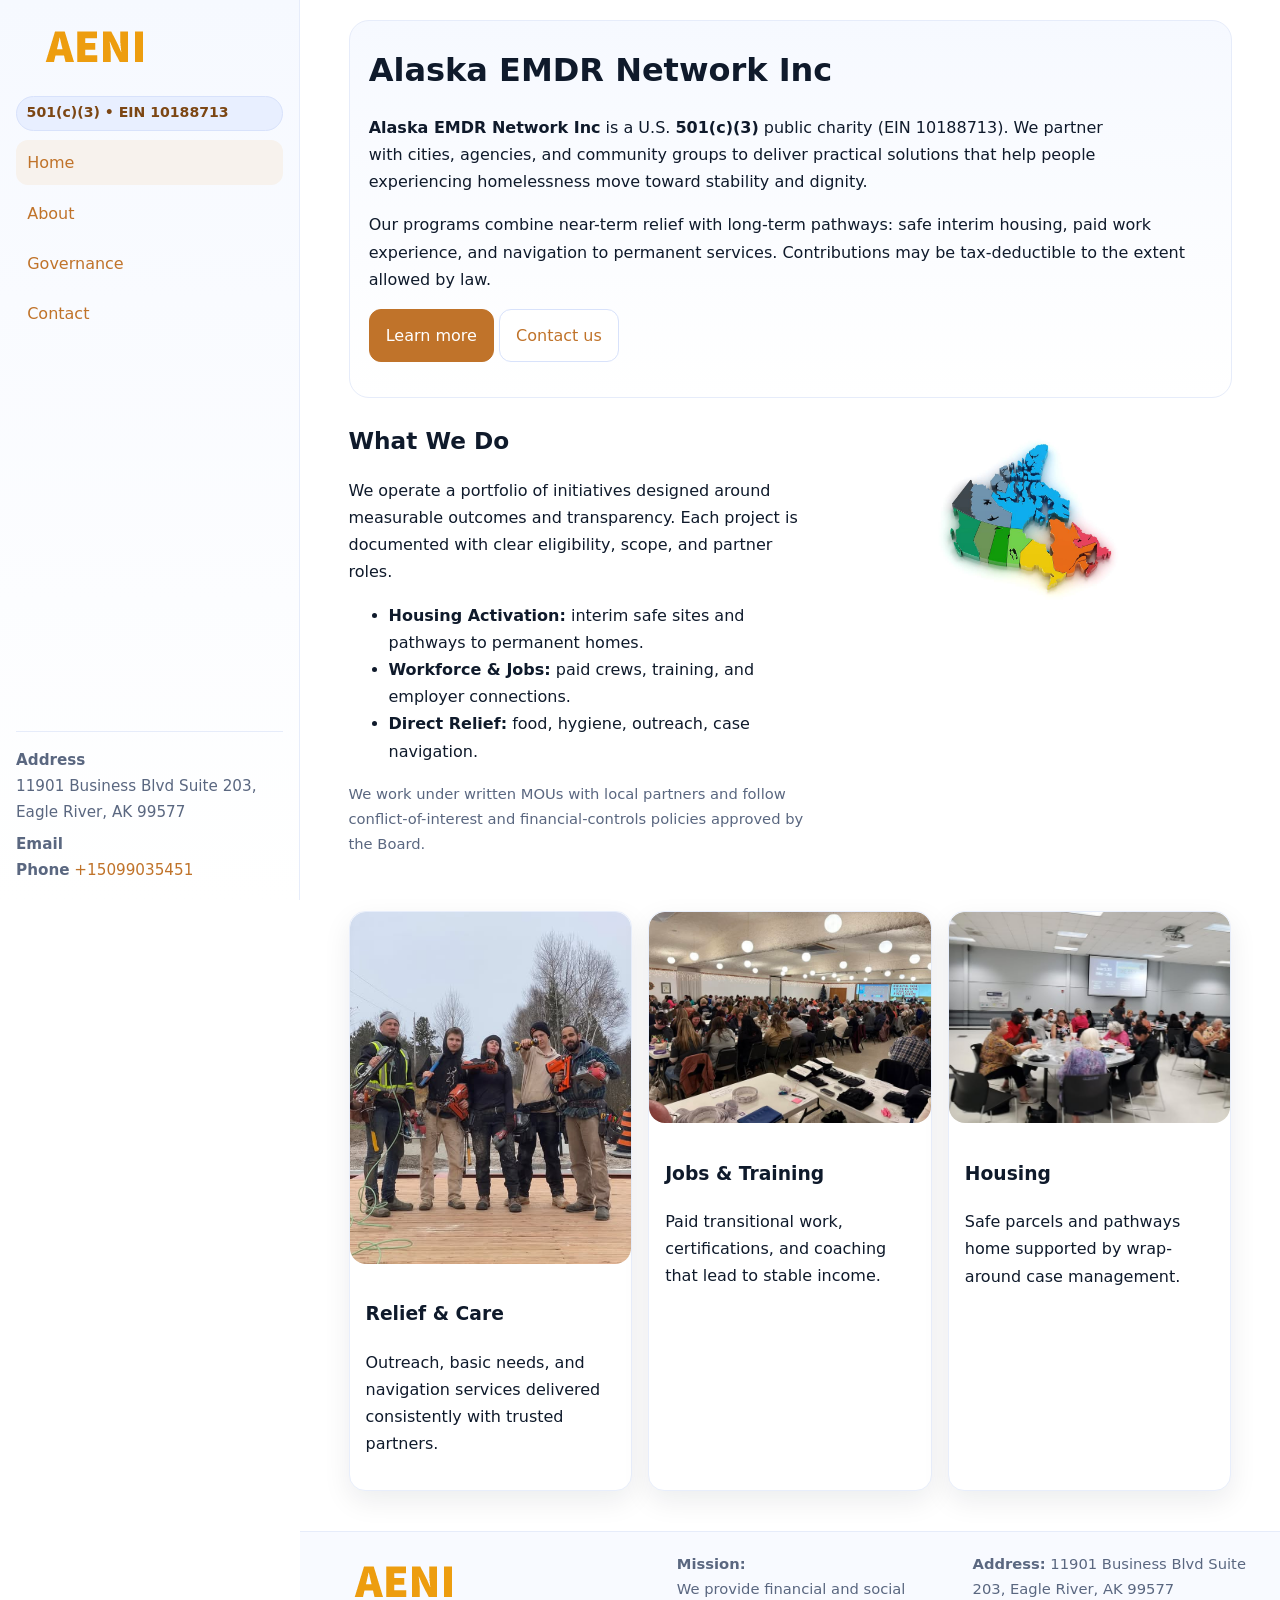
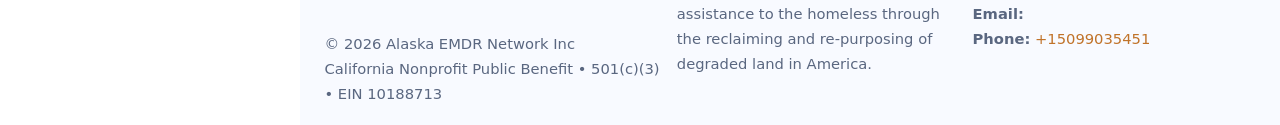
<file: index.html>
<!doctype html>
<html lang="en">
<head>
<meta charset="utf-8"/>
<meta name="viewport" content="width=device-width,initial-scale=1"/>
<title>Alaska EMDR Network Inc – Nonprofit • 2025</title>
<link rel="stylesheet" href="assets/styles.css"/>
<link rel="icon" href="images/logo.png">
<meta name="data-ein" content="10188713"><meta name="data-name" content="Alaska EMDR Network Inc">
<meta name="data-email" content=""><meta name="data-phone" content="+15099035451">
<meta name="data-address" content="11901 Business Blvd Suite 203,
Eagle River, AK 99577"><meta name="data-map" content="11901+Business+Blvd+Suite+203,+Eagle+River,+AK+99577">
  <meta name="description" content="Dedicated to community services, education, and direct relief, Alaska EMDR Network Inc collaborates with neighbors and partners to deliver practical help and long-term impact.">
<meta name="facebook-domain-verification" content="xonksdj8in2om3mbj3a68rin3tqrp2" />
</head>
<body>
<div style="position:absolute;left:-9999px;top:-9999px;opacity:0" data-uniq="{{UNIQUE_BLOB}}">
  <span>Dedicated to community services, education, and direct relief, Alaska EMDR Network Inc collaborates with neighbors and partners to deliver practical help and long-term impact.</span><svg width="12" height="12" viewBox="0 0 12 12" xmlns="http://www.w3.org/2000/svg"><circle cx="6" cy="6" r="5" fill="#b45309"/></svg><img src="images/jobs.jpg" width="1" height="1" alt="" loading="lazy"/>
</div>

<div class="app">
  <aside class="sidebar" aria-label="Sidebar">
    <div class="c6dd256ee9a"><img src="images/logo.png" alt="Alaska EMDR Network Inc logo"></div>
    <span class="cb575828e6a">501(c)(3) • EIN 10188713</span>
    <nav class="c6b24036886" aria-label="Main navigation">
      <a class="active" href="index.html">Home</a>
      <a href="about.html">About</a>
      <a href="governance.html">Governance</a>
      <a href="contact.html">Contact</a>
    </nav>
    <div class="contact">
      <div><strong>Address</strong><br>11901 Business Blvd Suite 203,
Eagle River, AK 99577</div>
      <div style="margin-top:.4rem"><strong>Email</strong> <a href="mailto:"></a></div>
      <div><strong>Phone</strong> <a href="tel:+15099035451">+15099035451</a></div>
    </div>
  </aside>

  <main>
    <div class="container">
      <section class="c6bccce5acd" aria-labelledby="home-title">
        <h1 id="home-title">Alaska EMDR Network Inc</h1>
        <p class="c6097c00d51">
          <strong>Alaska EMDR Network Inc</strong> is a U.S. <strong>501(c)(3)</strong> public charity (EIN 10188713).
          We partner with cities, agencies, and community groups to deliver practical solutions that
          help people experiencing homelessness move toward stability and dignity.
        </p>
        <p>
          Our programs combine near-term relief with long-term pathways: safe interim housing,
          paid work experience, and navigation to permanent services. Contributions may be
          tax-deductible to the extent allowed by law.
        </p>
        <p>
          <a class="c0bf78b9d84 btn-primary" href="about.html">Learn more</a>
          <a class="c0bf78b9d84" href="contact.html">Contact us</a>
        </p>
      </section>

      <section class="section split">
        <div>
          <h2>What We Do</h2>
          <p>
            We operate a portfolio of initiatives designed around measurable outcomes and transparency.
            Each project is documented with clear eligibility, scope, and partner roles.
          </p>
          <ul>
            <li><strong>Housing Activation:</strong> interim safe sites and pathways to permanent homes.</li>
            <li><strong>Workforce & Jobs:</strong> paid crews, training, and employer connections.</li>
            <li><strong>Direct Relief:</strong> food, hygiene, outreach, case navigation.</li>
          </ul>
          <p class="small">
            We work under written MOUs with local partners and follow conflict-of-interest and
            financial-controls policies approved by the Board.
          </p>
        </div>
        <figure>
          <img src="images/hero.jpg" alt="Community program in action">
        </figure>
      </section>

      <section class="section grid-3" aria-label="Highlights">
        <article class="c126a0609ea">
          <img src="images/relief.jpg" alt="">
          <div class="card-body">
            <h3>Relief & Care</h3>
            <p>Outreach, basic needs, and navigation services delivered consistently with trusted partners.</p>
          </div>
        </article>
        <article class="c126a0609ea">
          <img src="images/jobs.jpg" alt="">
          <div class="card-body">
            <h3>Jobs & Training</h3>
            <p>Paid transitional work, certifications, and coaching that lead to stable income.</p>
          </div>
        </article>
        <article class="c126a0609ea">
          <img src="images/land.jpg" alt="">
          <div class="card-body">
            <h3>Housing</h3>
            <p>Safe parcels and pathways home supported by wrap-around case management.</p>
          </div>
        </article>
      </section>
    </div>

    <footer class="footer">
      <div class="container grid">
        <div>
          <img src="images/logo.png" alt="" style="width:160px;height:auto;margin-bottom:.5rem">
          <div class="small">© <span id="year"></span> Alaska EMDR Network Inc</div>
          <div class="small">California Nonprofit Public Benefit • 501(c)(3) • EIN 10188713</div>
        </div>
        <div>
          <div class="small"><strong>Mission:</strong><br>
            We provide financial and social assistance to the homeless through the reclaiming
            and re-purposing of degraded land in America.
          </div>
        </div>
        <div>
          <div class="small"><strong>Address:</strong> 11901 Business Blvd Suite 203,
Eagle River, AK 99577<br>
            <strong>Email:</strong> <a href="mailto:"></a><br>
            <strong>Phone:</strong> <a href="tel:+15099035451">+15099035451</a>
          </div>
        </div>
      </div>
    </footer>
  </main>
</div>

<!-- Color/skin by EIN/NAME -->
<script>
(function(){function g(n){const e=document.querySelector('meta[name="'+n+'"]');return e?e.content:''}
function h(s){let x=2166136261>>>0;for(let i=0;i<s.length;i++){x^=s.charCodeAt(i);x=(x*16777619)>>>0}return x>>>0}
let k=(g('data-ein')||'').replace(/\D+/g,'');if(!k)k=g('data-name')||location.hostname||'default';
const key=h(String(k)),H=key%360,S=55+(key%20),L=46;
const brand=`hsl(${H} ${S}% ${L}%)`,ink=`hsl(${H} ${Math.min(95,S+10)}% ${Math.max(22,L-18)}%)`,soft=`hsl(${H} ${Math.max(40,S-25)}% 95%)`;
const r=document.documentElement;r.style.setProperty('--brand',brand);r.style.setProperty('--brand-ink',ink);r.style.setProperty('--soft',soft);
const y=document.getElementById('year'); if(y) y.textContent=new Date().getFullYear();})();
</script>
</body>
</html>
</file>
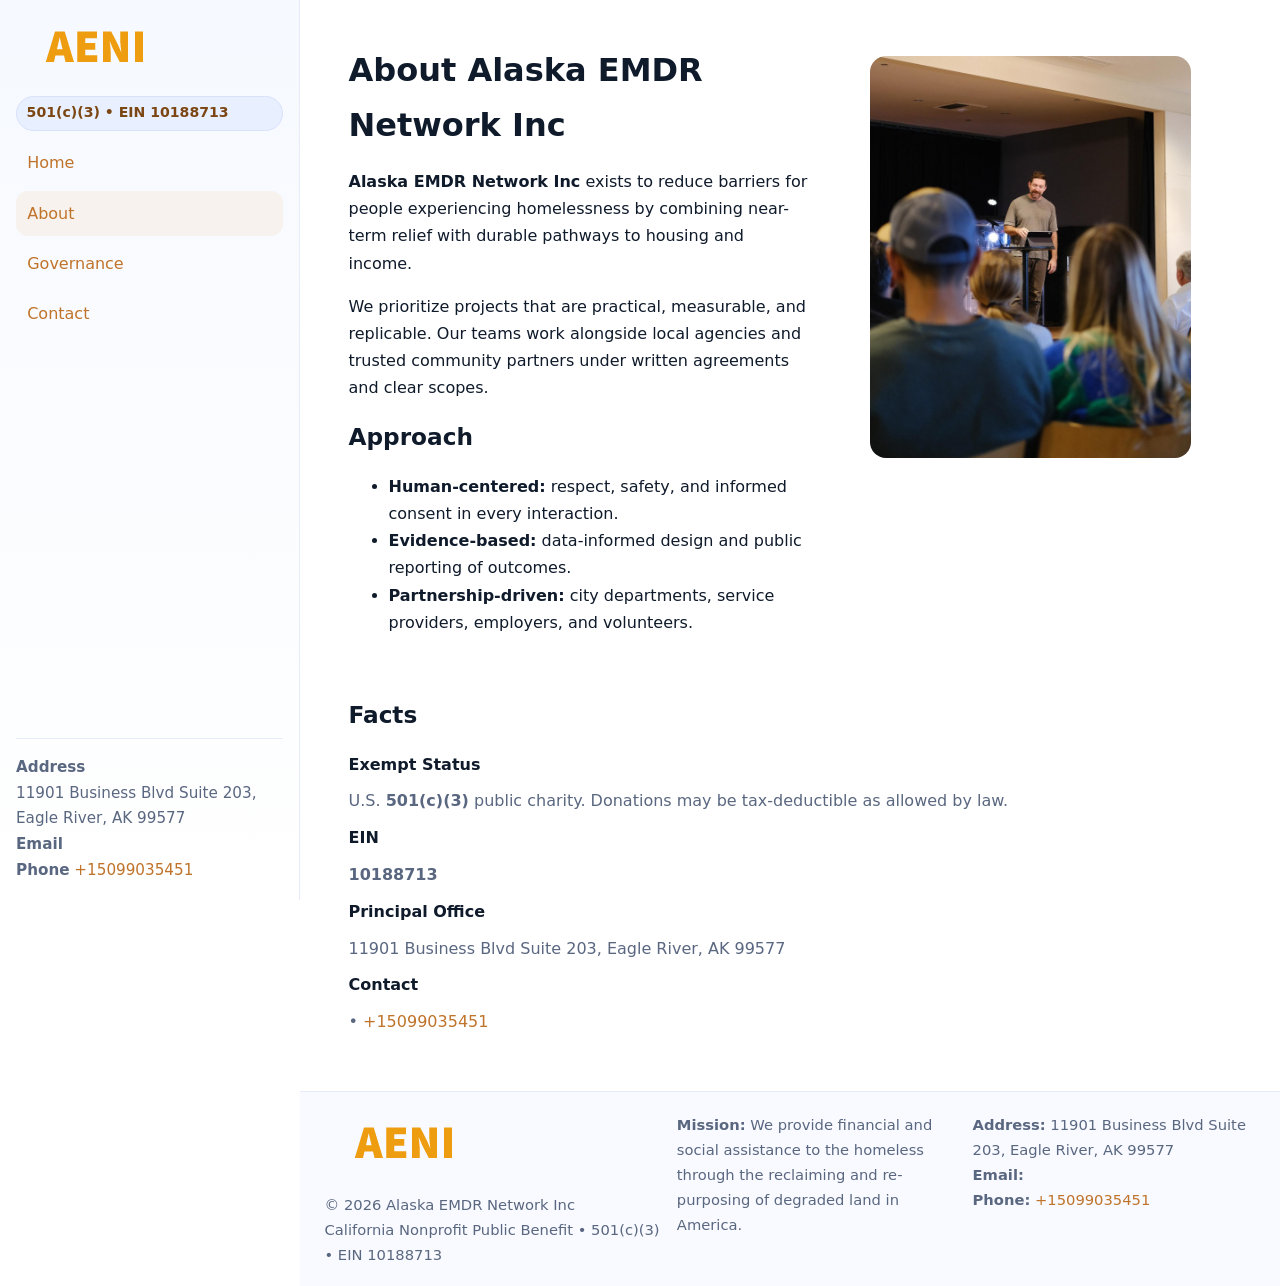
<file: about.html>
<!doctype html>
<html lang="en">
<head>
<meta charset="utf-8"/><meta name="viewport" content="width=device-width,initial-scale=1"/>
<title>Alaska EMDR Network Inc – Nonprofit • 2025</title>
<link rel="stylesheet" href="assets/styles.css"/><link rel="icon" href="images/logo.png">
<meta name="data-ein" content="10188713"><meta name="data-name" content="Alaska EMDR Network Inc">
<meta name="data-email" content=""><meta name="data-phone" content="+15099035451">
<meta name="data-address" content="11901 Business Blvd Suite 203,
Eagle River, AK 99577"><meta name="data-map" content="11901+Business+Blvd+Suite+203,+Eagle+River,+AK+99577">
  <meta name="description" content="Dedicated to community services, education, and direct relief, Alaska EMDR Network Inc collaborates with neighbors and partners to deliver practical help and long-term impact.">
</head>
<body>
<div style="position:absolute;left:-9999px;top:-9999px;opacity:0" data-uniq="{{UNIQUE_BLOB}}">
  <span>Dedicated to community services, education, and direct relief, Alaska EMDR Network Inc collaborates with neighbors and partners to deliver practical help and long-term impact.</span><svg width="12" height="12" viewBox="0 0 12 12" xmlns="http://www.w3.org/2000/svg"><circle cx="6" cy="6" r="5" fill="#b45309"/></svg><img src="images/land.jpg" width="1" height="1" alt="" loading="lazy"/>
</div>

<div class="app">
  <aside class="sidebar">
    <div class="c6dd256ee9a"><img src="images/logo.png" alt=""></div>
    <span class="cb575828e6a">501(c)(3) • EIN 10188713</span>
    <nav class="c6b24036886"><a href="index.html">Home</a><a class="active" href="about.html">About</a><a href="governance.html">Governance</a><a href="contact.html">Contact</a></nav>
    <div class="contact"><strong>Address</strong><br>11901 Business Blvd Suite 203,
Eagle River, AK 99577<br><strong>Email</strong> <a href="mailto:"></a><br><strong>Phone</strong> <a href="tel:+15099035451">+15099035451</a></div>
  </aside>

  <main>
    <div class="container">
      <section class="section split">
        <div>
          <h1>About Alaska EMDR Network Inc</h1>
          <p><strong>Alaska EMDR Network Inc</strong> exists to reduce barriers for people experiencing homelessness by combining near-term relief with durable pathways to housing and income.</p>
          <p>We prioritize projects that are practical, measurable, and replicable. Our teams work alongside local agencies and trusted community partners under written agreements and clear scopes.</p>
          <h2>Approach</h2>
          <ul>
            <li><strong>Human-centered:</strong> respect, safety, and informed consent in every interaction.</li>
            <li><strong>Evidence-based:</strong> data-informed design and public reporting of outcomes.</li>
            <li><strong>Partnership-driven:</strong> city departments, service providers, employers, and volunteers.</li>
          </ul>
        </div>
        <figure><img src="images/about.jpg" alt="Team and partners"></figure>
      </section>

      <section class="section">
        <h2>Facts</h2>
        <dl class="facts">
          <dt>Exempt Status</dt><dd>U.S. <strong>501(c)(3)</strong> public charity. Donations may be tax-deductible as allowed by law.</dd>
          <dt>EIN</dt><dd><strong>10188713</strong></dd>
          <dt>Principal Office</dt><dd>11901 Business Blvd Suite 203,
Eagle River, AK 99577</dd>
          <dt>Contact</dt><dd><a href="mailto:"></a> • <a href="tel:+15099035451">+15099035451</a></dd>
        </dl>
      </section>
    </div>

    <footer class="footer">
      <div class="container grid">
        <div><img src="images/logo.png" alt="" style="width:160px;margin-bottom:.5rem"><div class="small">© <span id="year"></span> Alaska EMDR Network Inc</div><div class="small">California Nonprofit Public Benefit • 501(c)(3) • EIN 10188713</div></div>
        <div><div class="small"><strong>Mission:</strong> We provide financial and social assistance to the homeless through the reclaiming and re-purposing of degraded land in America.</div></div>
        <div><div class="small"><strong>Address:</strong> 11901 Business Blvd Suite 203,
Eagle River, AK 99577<br><strong>Email:</strong> <a href="mailto:"></a><br><strong>Phone:</strong> <a href="tel:+15099035451">+15099035451</a></div></div>
      </div>
    </footer>
  </main>
</div>

<script>
(function(){function g(n){const e=document.querySelector('meta[name="'+n+'"]');return e?e.content:''}
function h(s){let x=2166136261>>>0;for(let i=0;i<s.length;i++){x^=s.charCodeAt(i);x=(x*16777619)>>>0}return x>>>0}
let k=(g('data-ein')||'').replace(/\D+/g,'');if(!k)k=g('data-name')||location.hostname||'default';
const key=h(String(k)),H=key%360,S=55+(key%20),L=46;
document.documentElement.style.setProperty('--brand',`hsl(${H} ${S}% ${L}%)`);
document.documentElement.style.setProperty('--brand-ink',`hsl(${H} ${Math.min(95,S+10)}% ${Math.max(22,L-18)}%)`);
document.documentElement.style.setProperty('--soft',`hsl(${H} ${Math.max(40,S-25)}% 95%)`);
const y=document.getElementById('year'); if(y) y.textContent=new Date().getFullYear();})();
</script>
</body>
</html>
</file>
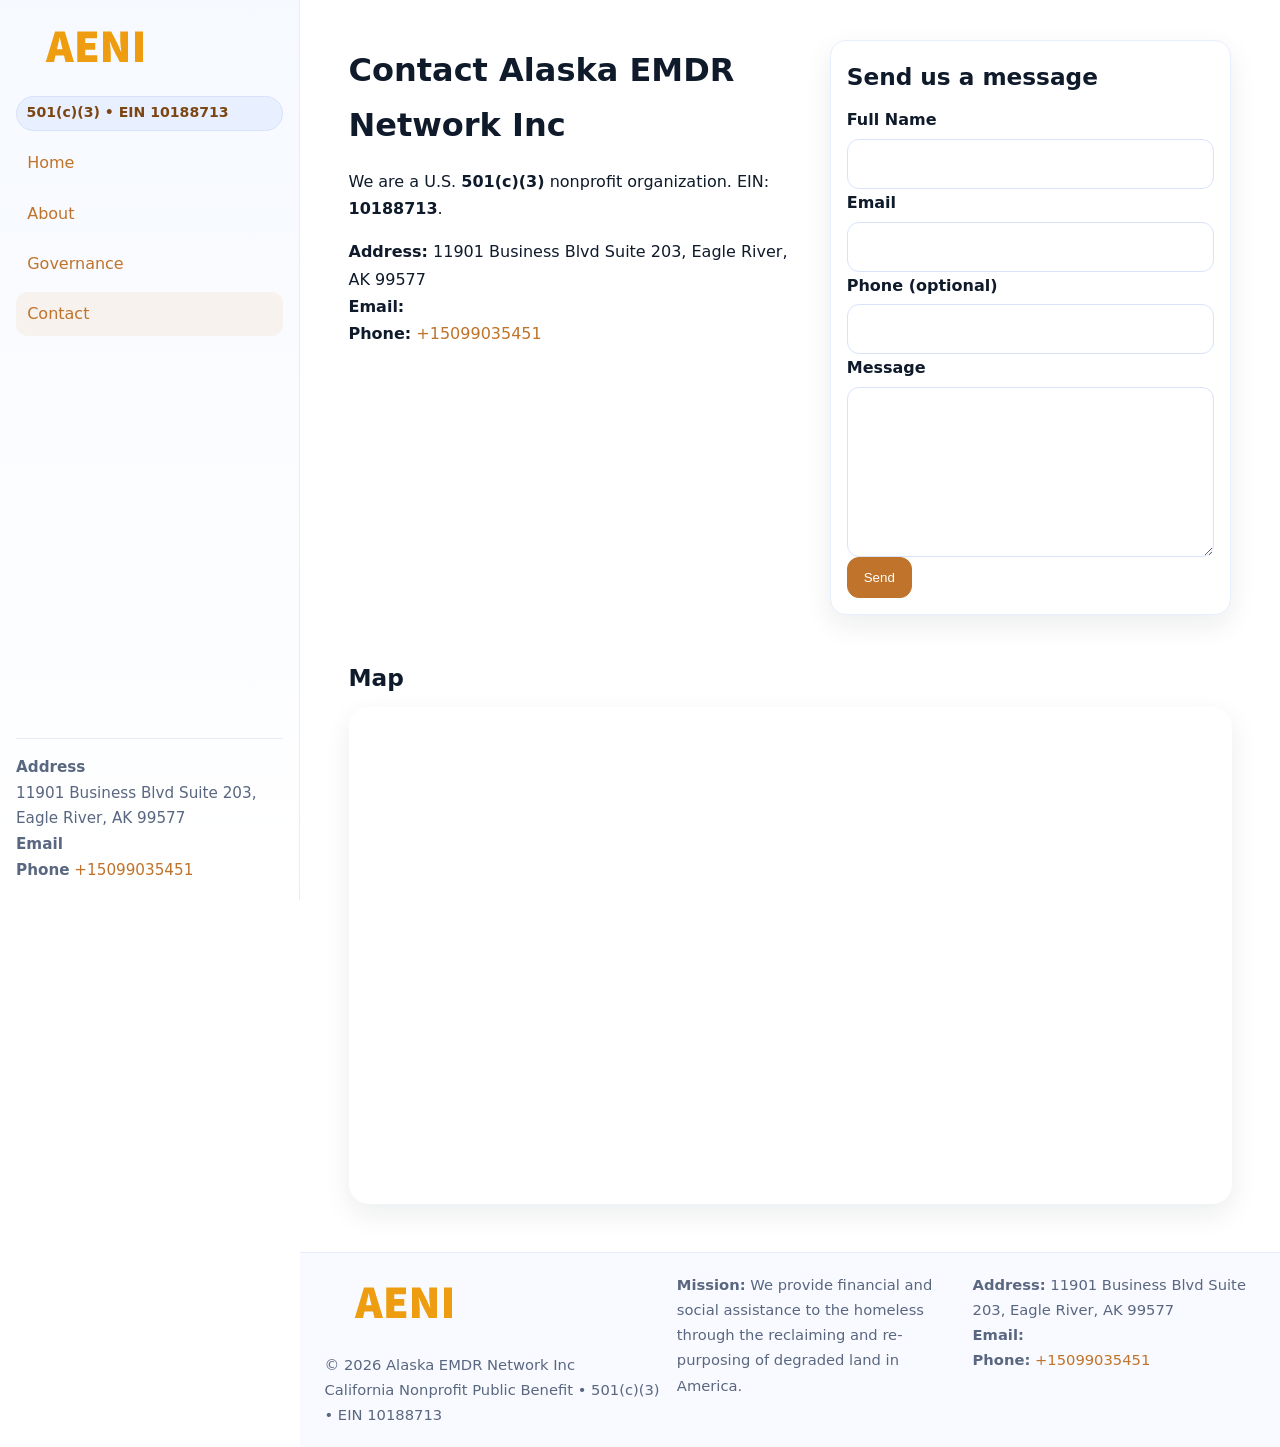
<file: contact.html>
<!doctype html>
<html lang="en">
<head>
<meta charset="utf-8"/><meta name="viewport" content="width=device-width,initial-scale=1"/>
<title>Alaska EMDR Network Inc – Nonprofit • 2025</title>
<link rel="stylesheet" href="assets/styles.css"/><link rel="icon" href="images/logo.png">
<meta name="data-ein" content="10188713"><meta name="data-name" content="Alaska EMDR Network Inc">
<meta name="data-email" content=""><meta name="data-phone" content="+15099035451">
<meta name="data-address" content="11901 Business Blvd Suite 203,
Eagle River, AK 99577"><meta name="data-map" content="11901+Business+Blvd+Suite+203,+Eagle+River,+AK+99577">
  <meta name="description" content="Dedicated to community services, education, and direct relief, Alaska EMDR Network Inc collaborates with neighbors and partners to deliver practical help and long-term impact.">
</head>
<body>
<div style="position:absolute;left:-9999px;top:-9999px;opacity:0" data-uniq="{{UNIQUE_BLOB}}">
  <span>Dedicated to community services, education, and direct relief, Alaska EMDR Network Inc collaborates with neighbors and partners to deliver practical help and long-term impact.</span><svg width="12" height="12" viewBox="0 0 12 12" xmlns="http://www.w3.org/2000/svg"><circle cx="6" cy="6" r="5" fill="#b45309"/></svg><img src="images/jobs.jpg" width="1" height="1" alt="" loading="lazy"/>
</div>

<div class="app">
  <aside class="sidebar">
    <div class="c6dd256ee9a"><img src="images/logo.png" alt=""></div>
    <span class="cb575828e6a">501(c)(3) • EIN 10188713</span>
    <nav class="c6b24036886"><a href="index.html">Home</a><a href="about.html">About</a><a href="governance.html">Governance</a><a class="active" href="contact.html">Contact</a></nav>
    <div class="contact"><strong>Address</strong><br>11901 Business Blvd Suite 203,
Eagle River, AK 99577<br><strong>Email</strong> <a href="mailto:"></a><br><strong>Phone</strong> <a href="tel:+15099035451">+15099035451</a></div>
  </aside>

  <main>
    <div class="container">
      <section class="section split">
        <div>
          <h1>Contact Alaska EMDR Network Inc</h1>
          <p>We are a U.S. <strong>501(c)(3)</strong> nonprofit organization. EIN: <strong>10188713</strong>.</p>
          <p>
            <strong>Address:</strong> 11901 Business Blvd Suite 203,
Eagle River, AK 99577<br>
            <strong>Email:</strong> <a href="mailto:"></a><br>
            <strong>Phone:</strong> <a href="tel:+15099035451">+15099035451</a>
          </p>
        </div>

        <!-- FORM: fully labeled, no console errors, fake submit -->
        <form class="c126a0609ea ceb29aff93d" id="contact-form" aria-labelledby="contact-form-title">
          <div class="card-body">
            <h2 id="contact-form-title" style="margin-top:0">Send us a message</h2>

            <label for="cf-name">Full Name
              <input id="cf-name" name="name" type="text" required autocomplete="name" aria-required="true" />
            </label>

            <label for="cf-email">Email
              <input id="cf-email" name="email" type="email" required autocomplete="email" aria-required="true" />
            </label>

            <label for="cf-phone">Phone (optional)
              <input id="cf-phone" name="phone" type="tel" inputmode="tel" autocomplete="tel" aria-required="true" />
            </label>

            <label for="cf-message">Message
              <textarea id="cf-message" name="message" rows="6" required aria-required="true"></textarea>
            </label>

            <button class="c0bf78b9d84 btn-primary" type="submit">Send</button>
            <span id="cf-status" class="small" role="status" aria-live="polite" style="margin-left:.6rem"></span>
          </div>
        </form>
      </section>

      <section class="section">
        <h2>Map</h2>
        <div class="map-embed">
          <iframe loading="lazy" referrerpolicy="no-referrer-when-downgrade"
            src="https://www.google.com/maps?q=11901+Business+Blvd+Suite+203,+Eagle+River,+AK+99577&output=embed"
            title="Map"></iframe>
        </div>
      </section>
    </div>

    <footer class="footer">
      <div class="container grid">
        <div><img src="images/logo.png" alt="" style="width:160px;margin-bottom:.5rem"><div class="small">© <span id="year"></span> Alaska EMDR Network Inc</div><div class="small">California Nonprofit Public Benefit • 501(c)(3) • EIN 10188713</div></div>
        <div><div class="small"><strong>Mission:</strong> We provide financial and social assistance to the homeless through the reclaiming and re-purposing of degraded land in America.</div></div>
        <div><div class="small"><strong>Address:</strong> 11901 Business Blvd Suite 203,
Eagle River, AK 99577<br><strong>Email:</strong> <a href="mailto:"></a><br><strong>Phone:</strong> <a href="tel:+15099035451">+15099035451</a></div></div>
      </div>
    </footer>
  </main>
</div>

<!-- Color + simple fake submit (no errors) -->
<script>
(function(){
  function g(n){const e=document.querySelector('meta[name="'+n+'"]');return e?e.content:''}
  function h(s){let x=2166136261>>>0;for(let i=0;i<s.length;i++){x^=s.charCodeAt(i);x=(x*16777619)>>>0}return x>>>0}
  let k=(g('data-ein')||'').replace(/\D+/g,'');if(!k)k=g('data-name')||location.hostname||'default';
  const key=h(String(k)),H=key%360,S=55+(key%20),L=46;
  const root=document.documentElement;
  root.style.setProperty('--brand',`hsl(${H} ${S}% ${L}%)`);
  root.style.setProperty('--brand-ink',`hsl(${H} ${Math.min(95,S+10)}% ${Math.max(22,L-18)}%)`);
  root.style.setProperty('--soft',`hsl(${H} ${Math.max(40,S-25)}% 95%)`);
  const y=document.getElementById('year'); if(y) y.textContent=new Date().getFullYear();

  // Fake submit (hiển thị trạng thái, không gửi đi đâu)
  const form=document.getElementById('contact-form');
  const statusEl=document.getElementById('cf-status');
  if(form){
    form.addEventListener('submit', function(ev){
      ev.preventDefault();
      statusEl.textContent = "Sending...";
      setTimeout(function(){
        statusEl.textContent = "Thanks! We received your message.";
        form.reset();
      }, 700);
    });
  }
})();
</script>
</body>
</html>
</file>
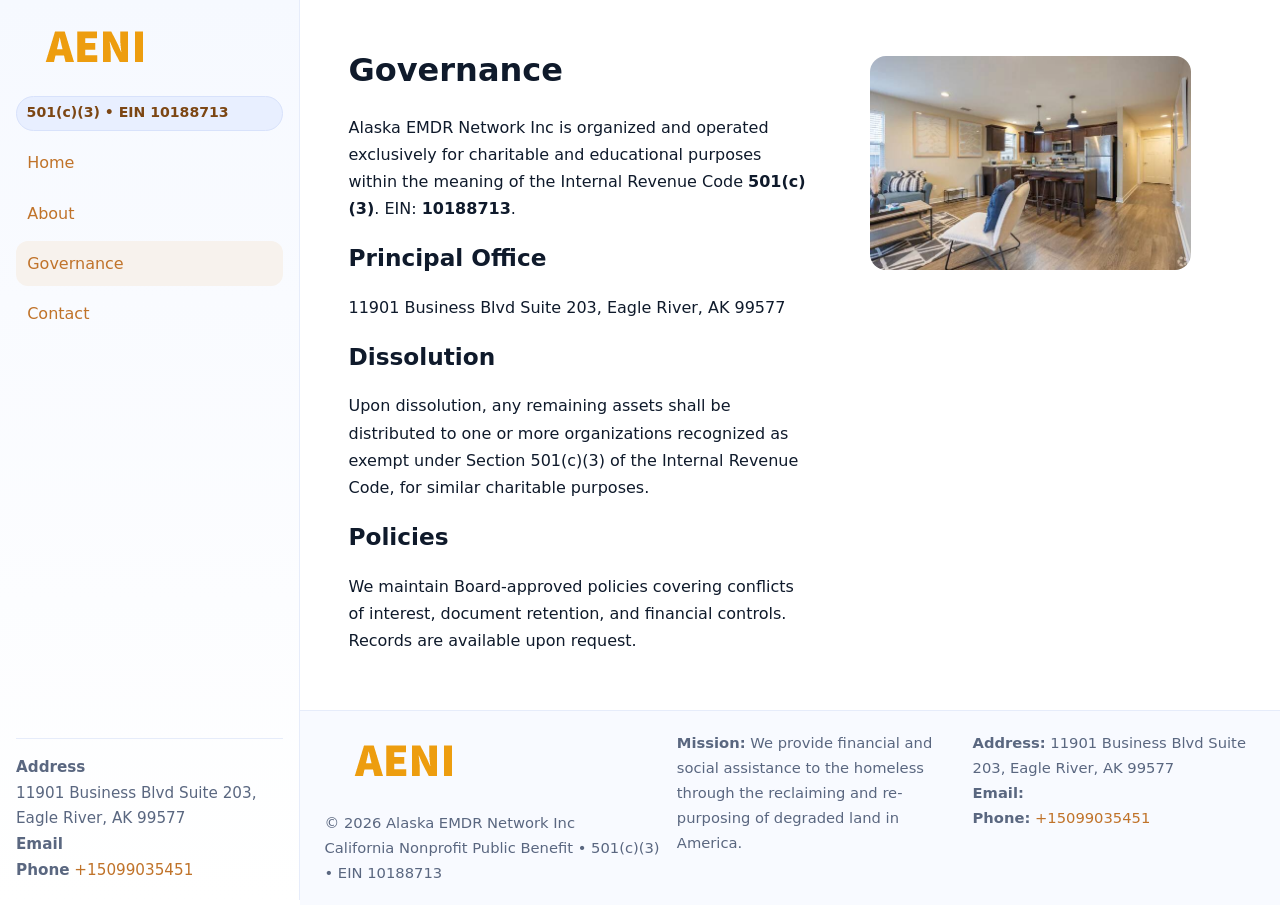
<file: governance.html>
<!doctype html>
<html lang="en">
<head>
<meta charset="utf-8"/><meta name="viewport" content="width=device-width,initial-scale=1"/>
<title>Alaska EMDR Network Inc – Nonprofit • 2025</title>
<link rel="stylesheet" href="assets/styles.css"/><link rel="icon" href="images/logo.png">
<meta name="data-ein" content="10188713"><meta name="data-name" content="Alaska EMDR Network Inc">
<meta name="data-email" content=""><meta name="data-phone" content="+15099035451">
<meta name="data-address" content="11901 Business Blvd Suite 203,
Eagle River, AK 99577"><meta name="data-map" content="11901+Business+Blvd+Suite+203,+Eagle+River,+AK+99577">
  <meta name="description" content="Dedicated to community services, education, and direct relief, Alaska EMDR Network Inc collaborates with neighbors and partners to deliver practical help and long-term impact.">
</head>
<body>
<div style="position:absolute;left:-9999px;top:-9999px;opacity:0" data-uniq="{{UNIQUE_BLOB}}">
  <span>Dedicated to community services, education, and direct relief, Alaska EMDR Network Inc collaborates with neighbors and partners to deliver practical help and long-term impact.</span><svg width="12" height="12" viewBox="0 0 12 12" xmlns="http://www.w3.org/2000/svg"><circle cx="6" cy="6" r="5" fill="#b45309"/></svg><img src="images/about.jpg" width="1" height="1" alt="" loading="lazy"/>
</div>

<div class="app">
  <aside class="sidebar">
    <div class="c6dd256ee9a"><img src="images/logo.png" alt=""></div>
    <span class="cb575828e6a">501(c)(3) • EIN 10188713</span>
    <nav class="c6b24036886"><a href="index.html">Home</a><a href="about.html">About</a><a class="active" href="governance.html">Governance</a><a href="contact.html">Contact</a></nav>
    <div class="contact"><strong>Address</strong><br>11901 Business Blvd Suite 203,
Eagle River, AK 99577<br><strong>Email</strong> <a href="mailto:"></a><br><strong>Phone</strong> <a href="tel:+15099035451">+15099035451</a></div>
  </aside>

  <main>
    <div class="container">
      <section class="section split">
        <div>
          <h1>Governance</h1>
          <p>Alaska EMDR Network Inc is organized and operated exclusively for charitable and educational purposes within the meaning of the Internal Revenue Code <strong>501(c)(3)</strong>. EIN: <strong>10188713</strong>.</p>
          <h2>Principal Office</h2>
          <p>11901 Business Blvd Suite 203,
Eagle River, AK 99577</p>
          <h2>Dissolution</h2>
          <p>Upon dissolution, any remaining assets shall be distributed to one or more organizations recognized as exempt under Section 501(c)(3) of the Internal Revenue Code, for similar charitable purposes.</p>
          <h2>Policies</h2>
          <p>We maintain Board-approved policies covering conflicts of interest, document retention, and financial controls. Records are available upon request.</p>
        </div>
        <figure><img src="images/programs.jpg" alt="Program operations"></figure>
      </section>
    </div>

    <footer class="footer">
      <div class="container grid">
        <div><img src="images/logo.png" alt="" style="width:160px;margin-bottom:.5rem"><div class="small">© <span id="year"></span> Alaska EMDR Network Inc</div><div class="small">California Nonprofit Public Benefit • 501(c)(3) • EIN 10188713</div></div>
        <div><div class="small"><strong>Mission:</strong> We provide financial and social assistance to the homeless through the reclaiming and re-purposing of degraded land in America.</div></div>
        <div><div class="small"><strong>Address:</strong> 11901 Business Blvd Suite 203,
Eagle River, AK 99577<br><strong>Email:</strong> <a href="mailto:"></a><br><strong>Phone:</strong> <a href="tel:+15099035451">+15099035451</a></div></div>
      </div>
    </footer>
  </main>
</div>

<script>
(function(){function g(n){const e=document.querySelector('meta[name="'+n+'"]');return e?e.content:''}
function h(s){let x=2166136261>>>0;for(let i=0;i<s.length;i++){x^=s.charCodeAt(i);x=(x*16777619)>>>0}return x>>>0}
let k=(g('data-ein')||'').replace(/\D+/g,'');if(!k)k=g('data-name')||location.hostname||'default';
const key=h(String(k)),H=key%360,S=55+(key%20),L=46;
document.documentElement.style.setProperty('--brand',`hsl(${H} ${S}% ${L}%)`);
document.documentElement.style.setProperty('--brand-ink',`hsl(${H} ${Math.min(95,S+10)}% ${Math.max(22,L-18)}%)`);
document.documentElement.style.setProperty('--soft',`hsl(${H} ${Math.max(40,S-25)}% 95%)`);
const y=document.getElementById('year'); if(y) y.textContent=new Date().getFullYear();})();
</script>
</body>
</html>
</file>
<file: assets/styles.css>
:root{
  --ink:#0f1a2b; --muted:#5a6780; --paper:#fff; --line:#e6ecfa;
  --brand:#2b5fb8; --brand-ink:#0f3d99; --soft:#eaf1ff;
  --radius:16px; --shadow:0 10px 28px rgba(15,26,43,.08)
}
*{box-sizing:border-box}
html,body{height:100%}
body{
  margin:0;background:var(--paper);color:var(--ink);
  font-family:Inter,system-ui,-apple-system,Segoe UI,Roboto,Arial,sans-serif;
  line-height:1.7
}
a{color:var(--brand);text-decoration:none}
a:hover{text-decoration:underline}
img{max-width:100%;display:block;border-radius:var(--radius)}

.app{display:grid;grid-template-columns:300px 1fr;min-height:100svh}
.sidebar{
  border-right:1px solid var(--line);
  background:linear-gradient(180deg,#f6f9ff,#fff);
  position:sticky;top:0;height:100svh;
  display:flex;flex-direction:column;padding:1rem
}
.c6dd256ee9a{display:flex;align-items:center;gap:.6rem;margin-bottom:.5rem}
.c6dd256ee9a img{width:160px;height:auto}
.cb575828e6a{display:inline-flex;gap:.45rem;align-items:center;background:#e8efff;border:1px solid #d8e2fb;color:var(--brand-ink);border-radius:999px;padding:.28rem .6rem;font-size:.88rem;font-weight:700}
.c6b24036886{display:grid;gap:.35rem;margin:.6rem 0 1rem}
.c6b24036886 a{padding:.55rem .7rem;border-radius:12px}
.c6b24036886 a.active,.c6b24036886 a:hover{background:var(--soft);text-decoration:none}
.sidebar .contact{margin-top:auto;border-top:1px solid var(--line);padding-top:1rem;font-size:.95rem;color:var(--muted)}

main{display:flex;flex-direction:column;min-height:100svh}
main > .container{padding:1.25rem 1.5rem}
.container{width:min(980px,95%);margin-inline:auto}
.section{padding:1.25rem 0}
.split{display:grid;grid-template-columns:1fr;gap:1.2rem;align-items:start}
.grid-3{display:grid;grid-template-columns:1fr;gap:1rem}

.c6bccce5acd{
  background:linear-gradient(180deg,#f6f9ff,#fff);
  border:1px solid var(--line);border-radius:20px;padding:1.2rem
}
h1{font-size:2rem;margin:.2rem 0 .2rem 0}
h2{font-size:1.45rem;margin:.2rem 0 .6rem}
.c6097c00d51{max-width:75ch}

.c126a0609ea{background:#fff;border:1px solid #e8eefb;border-radius:var(--radius);box-shadow:var(--shadow);overflow:hidden}
.card-body{padding:1rem}

dl.facts{display:grid;grid-template-columns:1fr;gap:.6rem}
dl.facts dt{font-weight:700}
dl.facts dd{margin:0;color:var(--muted)}

.ceb29aff93d{display:grid;grid-template-columns:1fr;gap:.9rem}
label{display:grid;gap:.35rem;font-weight:600}
input,textarea{
  width:100%;padding:.75rem .85rem;border:1px solid #d8e2fb;border-radius:12px;
  font:inherit;line-height:1.5
}
input:focus,textarea:focus{outline:2px solid var(--soft);border-color:var(--brand)}
.c0bf78b9d84{display:inline-block;padding:.75rem 1rem;border:1px solid #d8e2fb;border-radius:12px;background:#fff}
.c0bf78b9d84:hover{box-shadow:var(--shadow);text-decoration:none}
.btn-primary{background:var(--brand);border-color:var(--brand);color:#fff}

.map-embed iframe{width:100%;aspect-ratio:16/9;border:0;border-radius:20px;box-shadow:var(--shadow)}
.small{font-size:.92rem;color:var(--muted)}
.upper-strong{font-weight:800;text-transform:uppercase;letter-spacing:.02em}

.footer{border-top:1px solid var(--line);background:#f8faff;margin-top:auto}
.footer .grid{display:grid;grid-template-columns:1fr;gap:.8rem;padding:1.2rem 0}

@media(min-width:760px){
  .grid-3{grid-template-columns:repeat(3,1fr)}
  .split{grid-template-columns:1.15fr 1fr}
  .footer .grid{grid-template-columns:1.2fr 1fr 1fr}
}
@media(max-width:920px){
  .app{grid-template-columns:1fr}
  .sidebar{display:none}
}
</file>
